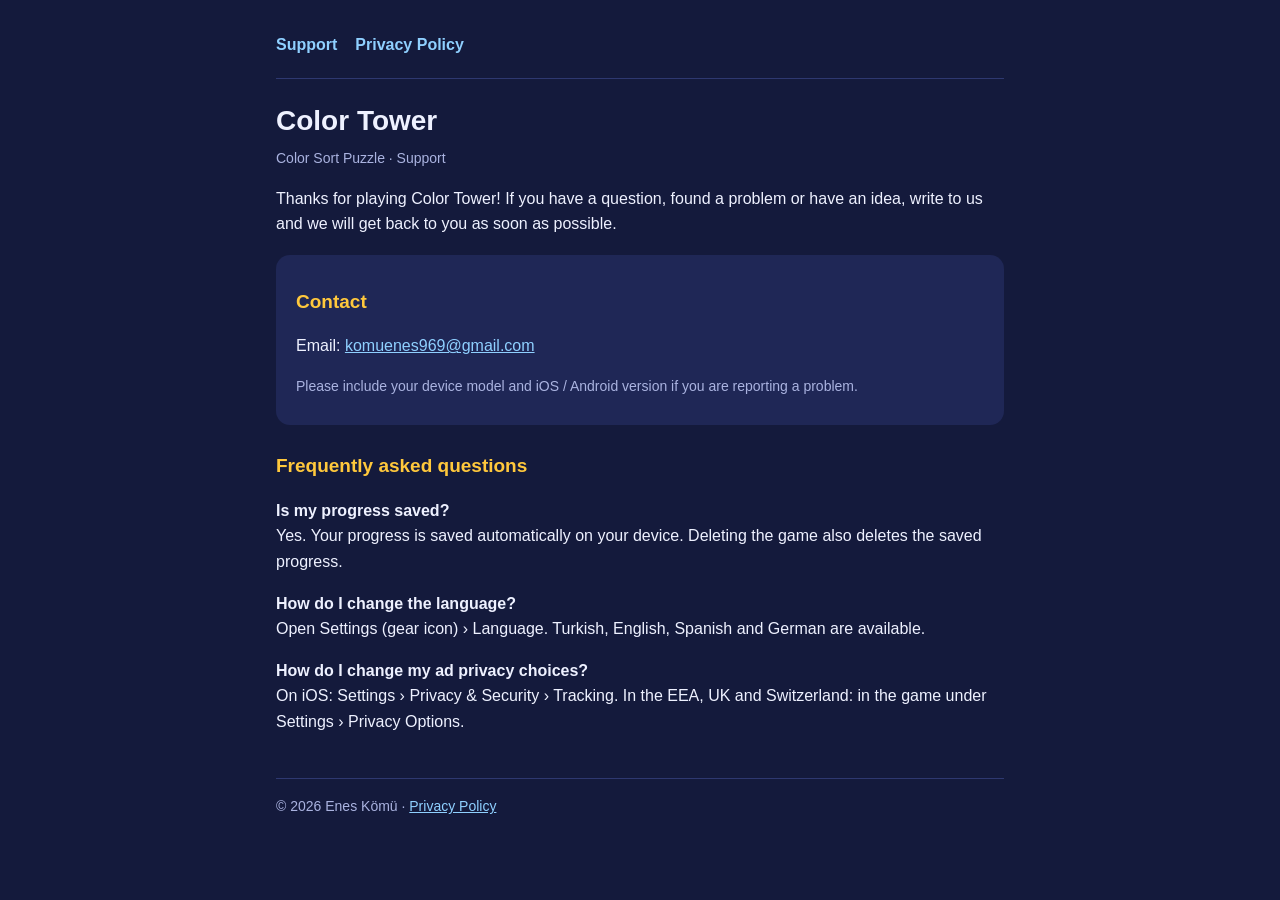
<file: index.html>
<!doctype html><html lang="en"><head><meta charset="utf-8"><meta name="viewport" content="width=device-width,initial-scale=1">
<title>Color Tower – Support</title><link rel="stylesheet" href="style.css"></head><body><main>
<nav><a href="index.html">Support</a><a href="privacy.html">Privacy Policy</a></nav>
<h1>Color Tower</h1><p class="sub">Color Sort Puzzle · Support</p>
<p>Thanks for playing Color Tower! If you have a question, found a problem or have an idea, write to us and we will get back to you as soon as possible.</p>
<div class="card">
<h2>Contact</h2>
<p>Email: <a href="mailto:komuenes969@gmail.com">komuenes969@gmail.com</a></p>
<p class="sub">Please include your device model and iOS / Android version if you are reporting a problem.</p>
</div>
<h2>Frequently asked questions</h2>
<p><b>Is my progress saved?</b><br>Yes. Your progress is saved automatically on your device. Deleting the game also deletes the saved progress.</p>
<p><b>How do I change the language?</b><br>Open Settings (gear icon) › Language. Turkish, English, Spanish and German are available.</p>
<p><b>How do I change my ad privacy choices?</b><br>On iOS: Settings › Privacy &amp; Security › Tracking. In the EEA, UK and Switzerland: in the game under Settings › Privacy Options.</p>
<footer>© 2026 Enes Kömü · <a href="privacy.html">Privacy Policy</a></footer></main></body></html>
</file>
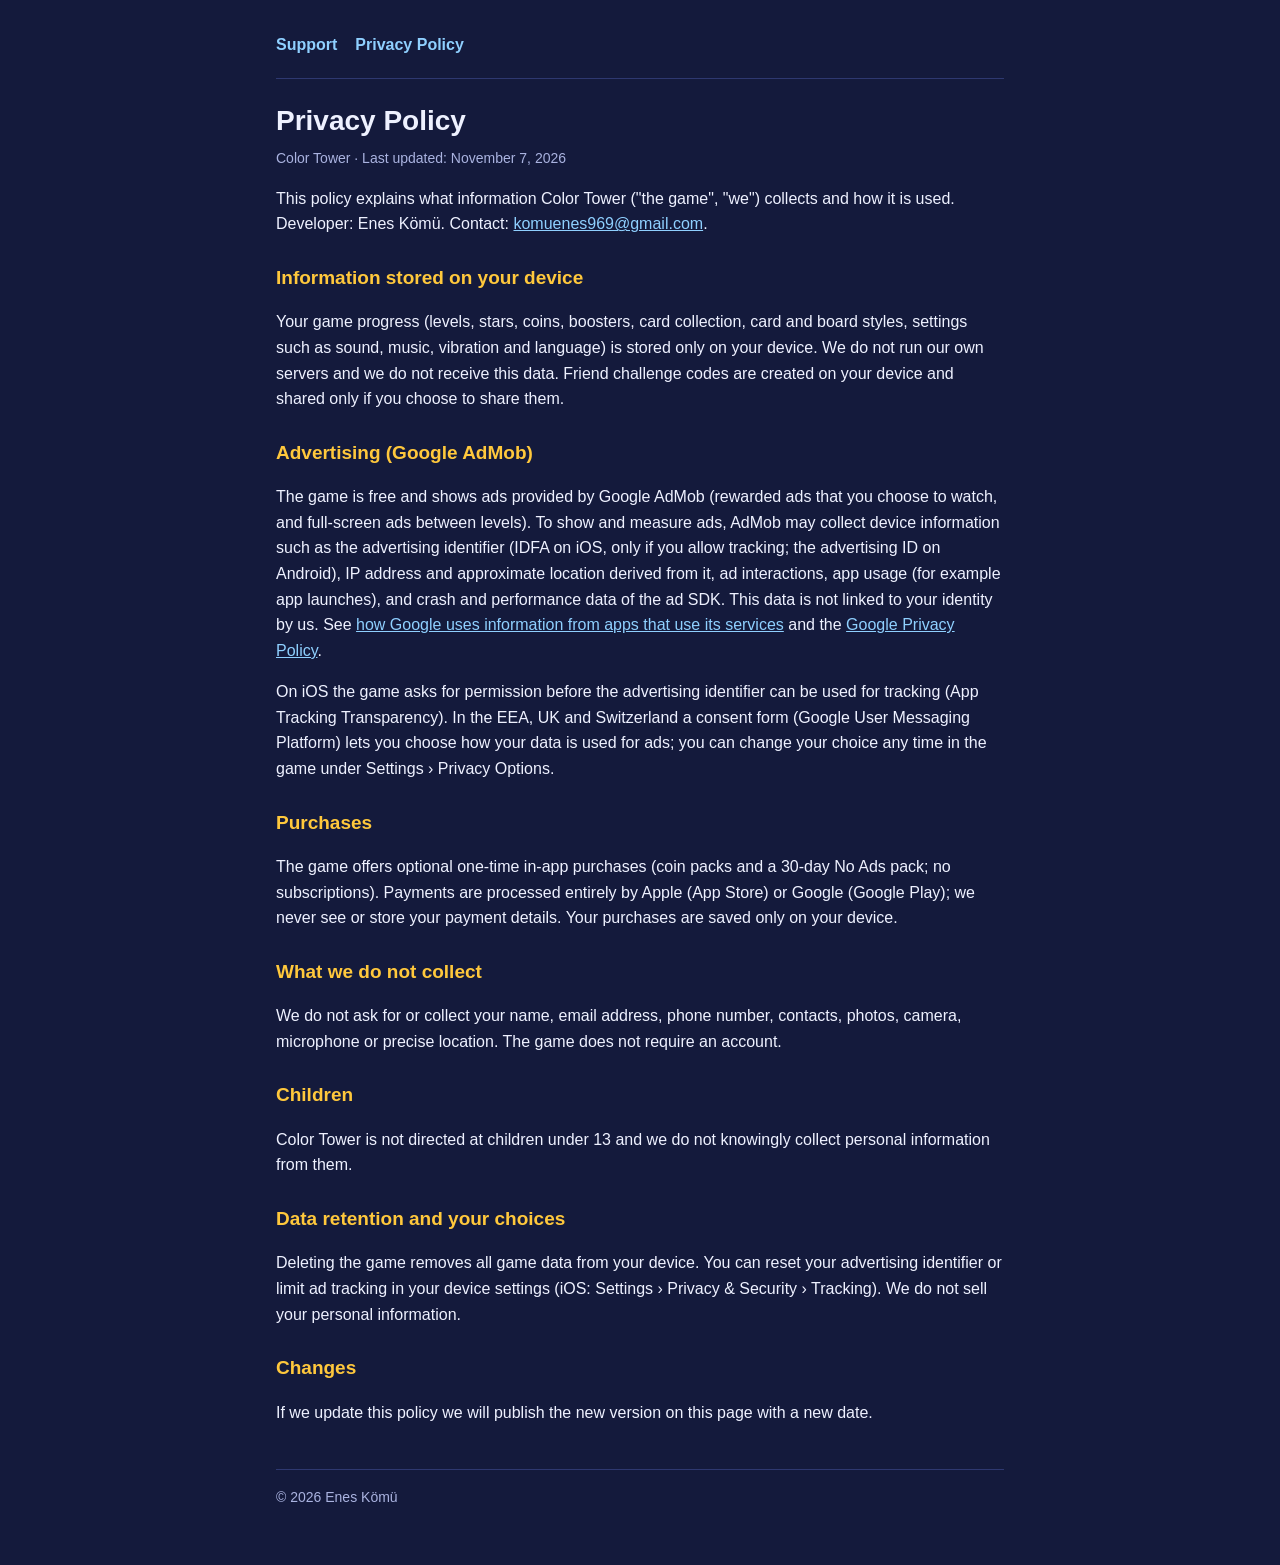
<file: privacy.html>
<!doctype html><html lang="en"><head><meta charset="utf-8"><meta name="viewport" content="width=device-width,initial-scale=1">
<title>Color Tower – Privacy Policy</title><link rel="stylesheet" href="style.css"></head><body><main>
<nav><a href="index.html">Support</a><a href="privacy.html">Privacy Policy</a></nav>
<h1>Privacy Policy</h1><p class="sub">Color Tower · Last updated: November 7, 2026</p>
<p>This policy explains what information Color Tower ("the game", "we") collects and how it is used. Developer: Enes Kömü. Contact: <a href="mailto:komuenes969@gmail.com">komuenes969@gmail.com</a>.</p>
<h2>Information stored on your device</h2>
<p>Your game progress (levels, stars, coins, boosters, card collection, card and board styles, settings such as sound, music, vibration and language) is stored only on your device. We do not run our own servers and we do not receive this data. Friend challenge codes are created on your device and shared only if you choose to share them.</p>
<h2>Advertising (Google AdMob)</h2>
<p>The game is free and shows ads provided by Google AdMob (rewarded ads that you choose to watch, and full-screen ads between levels). To show and measure ads, AdMob may collect device information such as the advertising identifier (IDFA on iOS, only if you allow tracking; the advertising ID on Android), IP address and approximate location derived from it, ad interactions, app usage (for example app launches), and crash and performance data of the ad SDK. This data is not linked to your identity by us. See <a href="https://policies.google.com/technologies/partner-sites">how Google uses information from apps that use its services</a> and the <a href="https://policies.google.com/privacy">Google Privacy Policy</a>.</p>
<p>On iOS the game asks for permission before the advertising identifier can be used for tracking (App Tracking Transparency). In the EEA, UK and Switzerland a consent form (Google User Messaging Platform) lets you choose how your data is used for ads; you can change your choice any time in the game under Settings › Privacy Options.</p>
<h2>Purchases</h2>
<p>The game offers optional one-time in-app purchases (coin packs and a 30-day No Ads pack; no subscriptions). Payments are processed entirely by Apple (App Store) or Google (Google Play); we never see or store your payment details. Your purchases are saved only on your device.</p>
<h2>What we do not collect</h2>
<p>We do not ask for or collect your name, email address, phone number, contacts, photos, camera, microphone or precise location. The game does not require an account.</p>
<h2>Children</h2>
<p>Color Tower is not directed at children under 13 and we do not knowingly collect personal information from them.</p>
<h2>Data retention and your choices</h2>
<p>Deleting the game removes all game data from your device. You can reset your advertising identifier or limit ad tracking in your device settings (iOS: Settings › Privacy &amp; Security › Tracking). We do not sell your personal information.</p>
<h2>Changes</h2>
<p>If we update this policy we will publish the new version on this page with a new date.</p>
<footer>© 2026 Enes Kömü</footer></main></body></html>
</file>
<file: style.css>
:root{--bg:#141a3c;--card:#1f2756;--text:#eef1ff;--muted:#aab3e0;--accent:#ffc83c;--link:#8fd0ff}
*{box-sizing:border-box}
body{margin:0;background:var(--bg);color:var(--text);font:16px/1.6 -apple-system,BlinkMacSystemFont,"Segoe UI",Roboto,Helvetica,Arial,sans-serif}
main{max-width:760px;margin:0 auto;padding:24px 16px 56px}
nav{display:flex;gap:18px;padding:8px 0 20px;border-bottom:1px solid #2e3870;margin-bottom:20px}
nav a{color:var(--link);text-decoration:none;font-weight:600}
h1{font-size:28px;margin:0 0 4px}
h2{font-size:19px;margin:26px 0 6px;color:var(--accent)}
.sub{color:var(--muted);font-size:14px;margin-top:0}
.card{background:var(--card);border-radius:14px;padding:6px 20px 14px;margin-top:18px}
a{color:var(--link)}
ul{padding-left:20px}
footer{margin-top:44px;color:var(--muted);font-size:14px;border-top:1px solid #2e3870;padding-top:16px}
</file>
